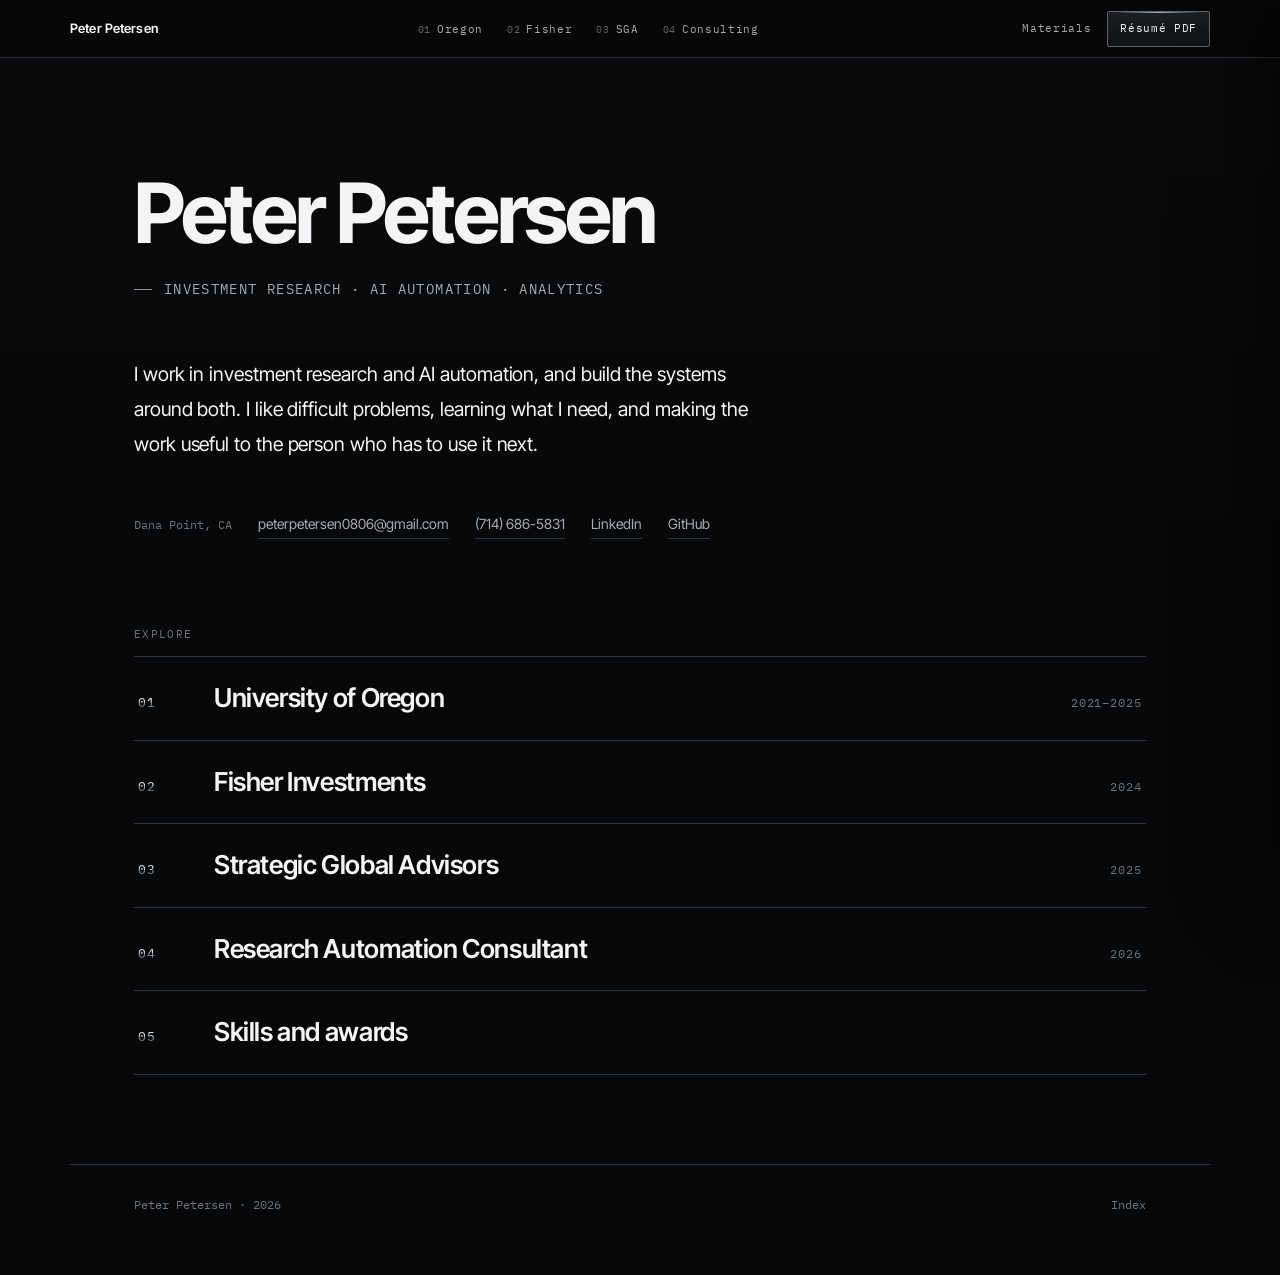
<file: site/index.html>
<!doctype html>
<html lang="en">
<head>
  <meta charset="utf-8">
  <meta name="viewport" content="width=device-width, initial-scale=1">
  <meta name="color-scheme" content="dark">
  <meta name="description" content="Investment research, AI automation, and analytics.">
  <meta property="og:title" content="Peter Petersen · Résumé &amp; Portfolio">
  <meta property="og:description" content="Investment research, AI automation, and analytics.">
  <meta property="og:type" content="website">
  <meta property="og:url" content="https://ppetersen24.github.io/portfolio/">
  <meta property="og:image" content="https://ppetersen24.github.io/portfolio/assets/images/uo-peterson-hall.jpg">
  <meta name="twitter:card" content="summary">
  <link rel="canonical" href="https://ppetersen24.github.io/portfolio/">
  <link rel="icon" href="data:image/svg+xml,%3Csvg xmlns='http://www.w3.org/2000/svg' viewBox='0 0 32 32'%3E%3Crect width='32' height='32' rx='6' fill='%23070809'/%3E%3Crect x='0' y='0' width='32' height='1' fill='%23e9ecef' opacity='.55'/%3E%3Ctext x='16' y='21.5' font-family='Helvetica,Arial,sans-serif' font-size='13' font-weight='700' letter-spacing='.5' fill='%23e9ecef' text-anchor='middle'%3EPP%3C/text%3E%3C/svg%3E">
  <title>Peter Petersen · Résumé &amp; Portfolio</title>
  <link rel="preload" href="assets/fonts/InterTight-400.ttf" as="font" type="font/ttf" crossorigin>
  <link rel="preload" href="assets/fonts/InterTight-700.ttf" as="font" type="font/ttf" crossorigin>
  <link rel="stylesheet" href="css/tokens.css?v=2.5">
  <link rel="stylesheet" href="css/base.css?v=2.5">
  <link rel="stylesheet" href="css/components.css?v=2.5">
  <link rel="stylesheet" href="css/responsive.css?v=2.5">
</head>
<body>
  <a class="skip-link" href="#main">Skip to content</a>

  <header class="site-header" id="siteHeader">
    <a class="site-header__name" href="#top" aria-label="Peter Petersen, back to top"><span class="label-full">Peter Petersen</span><span class="label-short" aria-hidden="true">PP</span></a>
    <nav class="site-nav" aria-label="Primary navigation" id="siteNav"></nav>
    <div class="site-header__actions">
      <button class="text-button nav-toggle" type="button" data-toggle-index aria-controls="siteNav" aria-expanded="false">Index</button>
      <button class="text-button" type="button" data-open-materials aria-controls="materialsDrawer" aria-expanded="false">Materials</button>
      <a class="chrome-button chrome-button--small" href="assets/docs/Peter_Petersen_Resume.pdf" download aria-label="Download résumé PDF"><span class="label-full">Résumé PDF</span><span class="label-short" aria-hidden="true">PDF</span></a>
    </div>
  </header>

  <main id="main">
    <section id="top" class="masthead" aria-labelledby="mastheadName"></section>
    <div id="chapters"></div>
    <section id="capabilities" class="resume-layer" aria-labelledby="capabilitiesTitle"></section>
  </main>

  <footer class="site-footer" id="siteFooter"></footer>

  <div class="drawer-scrim" id="drawerScrim" hidden></div>
  <aside class="materials-drawer" id="materialsDrawer" role="dialog" aria-modal="true" aria-labelledby="materialsTitle" aria-hidden="true" inert>
    <div class="materials-drawer__top">
      <div>
        <p class="micro-label">Supplementary material</p>
        <h2 id="materialsTitle">Materials</h2>
      </div>
      <button class="icon-button" type="button" data-close-materials aria-label="Close materials">×</button>
    </div>
    <div class="materials-list" id="materialsList"></div>
  </aside>

  <dialog class="artifact-dialog" id="artifactDialog" aria-labelledby="artifactDialogTitle">
    <div class="artifact-dialog__top">
      <div>
        <p class="micro-label" id="artifactDialogType">Artifact</p>
        <h2 id="artifactDialogTitle">Artifact</h2>
      </div>
      <button class="icon-button" type="button" data-close-dialog aria-label="Close artifact">×</button>
    </div>
    <div class="artifact-dialog__body" id="artifactDialogBody"></div>
  </dialog>

  <noscript>
    <div class="noscript">This site uses JavaScript to load its content and open the supplementary material.</div>
  </noscript>

  <script src="js/app.js?v=2.5" defer></script>
</body>
</html>
</file>
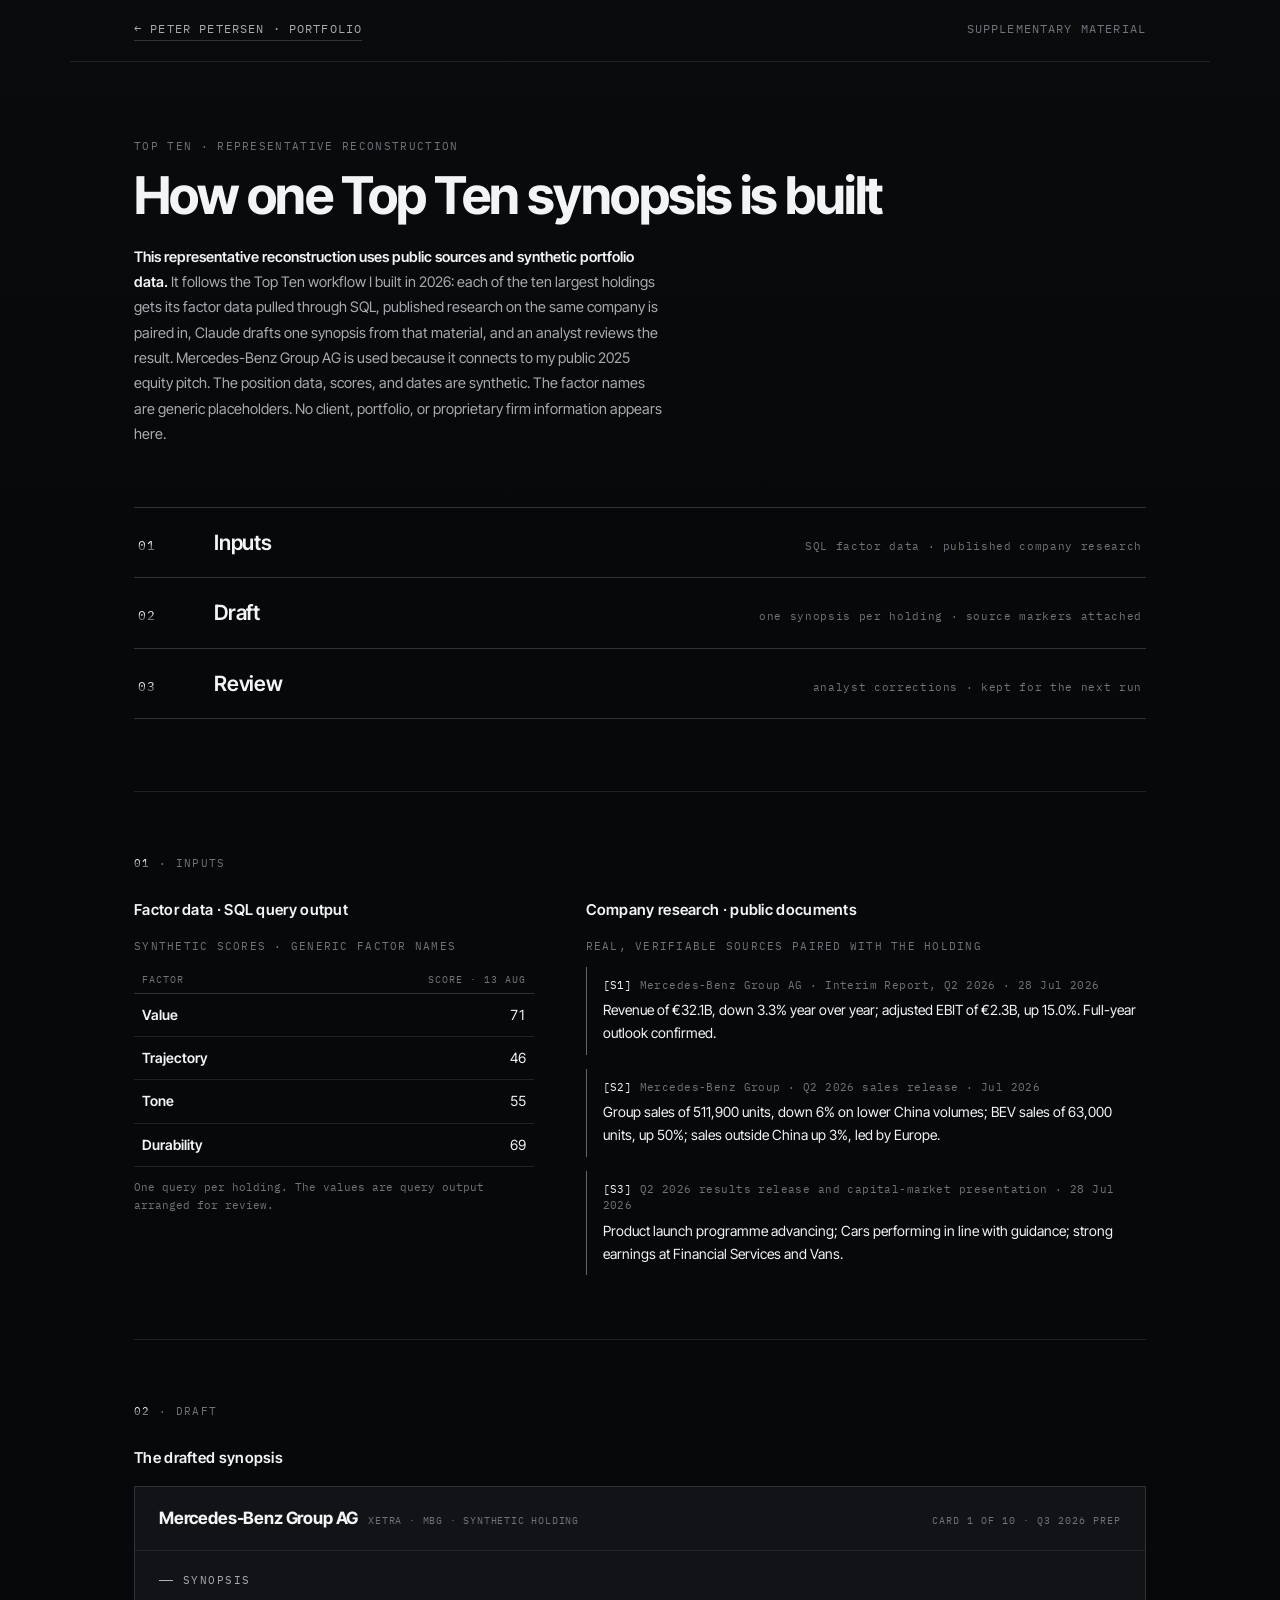
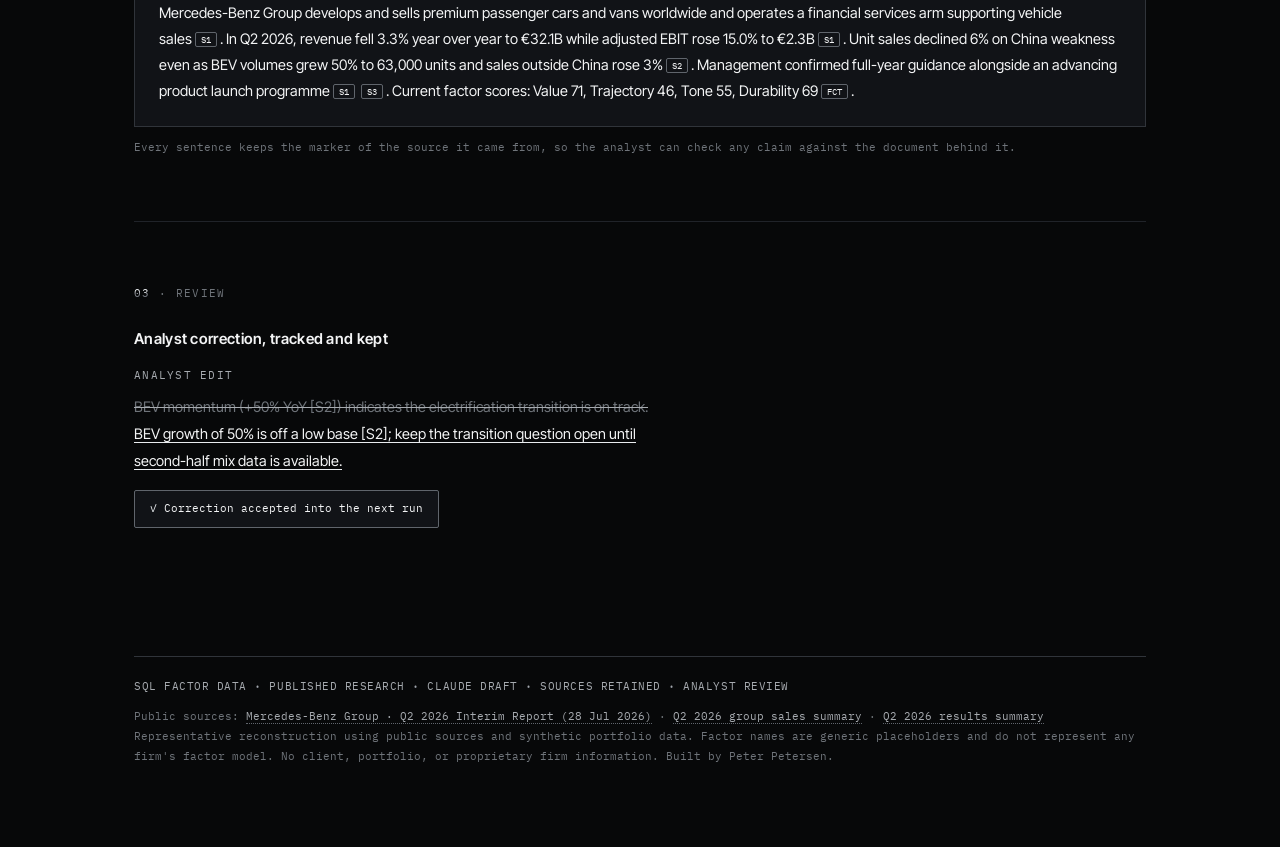
<file: site/supplementary/reconstruction.html>
<!DOCTYPE html>
<html lang="en">
<head>
<meta charset="UTF-8">
<meta name="viewport" content="width=device-width, initial-scale=1.0">
<title>Top Ten · Representative Reconstruction</title>
<link rel="icon" href="data:image/svg+xml,%3Csvg xmlns='http://www.w3.org/2000/svg' viewBox='0 0 32 32'%3E%3Crect width='32' height='32' rx='6' fill='%23070809'/%3E%3Crect x='0' y='0' width='32' height='1' fill='%23e9ecef' opacity='.55'/%3E%3Ctext x='16' y='21.5' font-family='Helvetica,Arial,sans-serif' font-size='13' font-weight='700' letter-spacing='.5' fill='%23e9ecef' text-anchor='middle'%3EPP%3C/text%3E%3C/svg%3E">
<style>
@font-face{font-family:'Inter Tight';src:url('../assets/fonts/InterTight-400.ttf') format('truetype');font-weight:400;font-style:normal;font-display:swap;}
@font-face{font-family:'Inter Tight';src:url('../assets/fonts/InterTight-600.ttf') format('truetype');font-weight:600;font-style:normal;font-display:swap;}
@font-face{font-family:'Inter Tight';src:url('../assets/fonts/InterTight-700.ttf') format('truetype');font-weight:700;font-style:normal;font-display:swap;}
@font-face{font-family:'IBM Plex Mono';src:url('../assets/fonts/PlexMono-400.ttf') format('truetype');font-weight:400;font-style:normal;font-display:swap;}
:root{
  --bg:#070809; --surface-1:#111317; --surface-2:#181b1f;
  --text-1:#f3f4f5; --text-2:#a7abb0; --text-3:#6f747a;
  --rule:#30343a; --rule-soft:#202329; --metal:#60656c; --chrome:#e9ecef;
  --chrome-grad:linear-gradient(180deg,#aeb3ba 0%,#f5f7f9 34%,#8e939b 58%,#565b62 100%);
  --sans:'Inter Tight',-apple-system,BlinkMacSystemFont,'Segoe UI',sans-serif;
  --mono:'IBM Plex Mono',ui-monospace,SFMono-Regular,Consolas,monospace;
  --max:1140px; --pad:clamp(22px,5vw,72px);
}
*{margin:0;padding:0;box-sizing:border-box;}
html{background:var(--bg);}
body{
  background:linear-gradient(180deg,#0a0b0d 0,var(--bg) 520px),var(--bg);
  font-family:var(--sans);color:var(--text-2);line-height:1.6;
  -webkit-font-smoothing:antialiased;
}
::selection{background:rgba(233,236,239,.22);color:var(--text-1);}
:focus-visible{outline:2px solid var(--chrome);outline-offset:4px;}
a{color:inherit;}

.page-top{
  display:flex;justify-content:space-between;align-items:baseline;gap:18px;
  max-width:var(--max);margin:0 auto;padding:20px var(--pad);
  border-bottom:1px solid var(--rule-soft);
}
.page-top a{
  font:400 11.5px/1.6 var(--mono);letter-spacing:.1em;text-transform:uppercase;
  color:var(--text-2);text-decoration:none;border-bottom:1px solid var(--rule);padding-bottom:2px;
  transition:color 180ms ease,border-color 180ms ease;
}
.page-top a:hover{color:var(--text-1);border-color:var(--chrome);}
.page-top span{font:400 11.5px/1.6 var(--mono);letter-spacing:.1em;text-transform:uppercase;color:var(--text-3);}

.wrap{max-width:var(--max);margin:0 auto;padding:clamp(48px,6vw,84px) var(--pad) 80px;}

.micro-label{
  color:var(--text-3);font:400 11px/1.4 var(--mono);
  letter-spacing:.12em;text-transform:uppercase;margin-bottom:14px;
}
h1{
  color:var(--text-1);font-size:clamp(30px,4.6vw,52px);
  font-weight:700;letter-spacing:-.03em;line-height:1.02;max-width:800px;
}
.recon-label{margin-top:22px;font-size:14.5px;line-height:1.75;color:var(--text-2);max-width:66ch;}
.recon-label strong{color:var(--text-1);font-weight:600;}

/* stage index: the explore-list idiom, hairline rows with chrome numerals */
.stage-index{margin:clamp(40px,5vw,60px) 0 clamp(48px,6vw,72px);}
.stage-index__row{
  display:grid;grid-template-columns:58px 1fr auto;align-items:baseline;gap:18px;
  padding:18px 4px;border-top:1px solid var(--rule);
}
.stage-index__row:last-child{border-bottom:1px solid var(--rule);}
.stage-index__num{
  font:400 13px/1 var(--mono);letter-spacing:.08em;
  background:var(--chrome-grad);-webkit-background-clip:text;background-clip:text;color:transparent;
}
.stage-index__title{color:var(--text-1);font-size:clamp(17px,1.9vw,21px);font-weight:600;letter-spacing:-.01em;}
.stage-index__meta{font:400 11px/1.6 var(--mono);color:var(--text-3);letter-spacing:.06em;text-align:right;}
@media(max-width:640px){
  .stage-index__row{grid-template-columns:44px 1fr;}
  .stage-index__meta{grid-column:2;text-align:left;}
}

/* stages: open sections separated by hairlines, no boxes */
.stage{padding:clamp(40px,5vw,64px) 0;border-top:1px solid var(--rule-soft);}
.stage-label{
  color:var(--text-3);font:400 11px/1.4 var(--mono);
  letter-spacing:.12em;text-transform:uppercase;margin-bottom:26px;
}
.stage-label b{
  font-weight:400;
  background:var(--chrome-grad);-webkit-background-clip:text;background-clip:text;color:transparent;
}
h2{
  color:var(--text-1);font-size:15px;font-weight:600;
  letter-spacing:.02em;margin-bottom:16px;
}
.split{display:grid;grid-template-columns:5fr 7fr;gap:clamp(28px,4vw,56px);}
@media(max-width:860px){.split{grid-template-columns:1fr;}}
.subhead{font:400 10.5px/1.6 var(--mono);letter-spacing:.12em;color:var(--text-3);text-transform:uppercase;margin-bottom:12px;}

/* factor table */
table{width:100%;border-collapse:collapse;font-size:14px;}
th{font:500 10px/1.4 var(--mono);letter-spacing:.1em;text-transform:uppercase;color:var(--text-3);text-align:left;padding:6px 8px;border-bottom:1px solid var(--rule);}
th.num,td.num{text-align:right;font-variant-numeric:tabular-nums;}
td{padding:10px 8px;border-bottom:1px solid var(--rule-soft);color:var(--text-1);}
td.fac{font-weight:600;}
.tbl-note{font:400 10.5px/1.7 var(--mono);color:var(--text-3);margin-top:12px;}

/* sources */
.src{border-left:1px solid var(--metal);padding:10px 0 10px 16px;margin-bottom:14px;}
.src:last-child{margin-bottom:0;}
.src .meta{font:400 10.5px/1.6 var(--mono);color:var(--text-3);letter-spacing:.04em;margin-bottom:5px;}
.src .meta b{color:var(--text-1);font-weight:500;}
.src p{font-size:14px;line-height:1.65;color:var(--text-1);}

/* the drafted synopsis: one documentary frame, 1px hairline */
.card{border:1px solid var(--rule);background:var(--surface-1);}
.card-head{
  display:flex;justify-content:space-between;align-items:baseline;gap:18px;flex-wrap:wrap;
  padding:18px 24px;border-bottom:1px solid var(--rule-soft);
}
.card-head .co{color:var(--text-1);font-size:17px;font-weight:700;letter-spacing:-.01em;}
.card-head .co span{font:400 10px/1.4 var(--mono);color:var(--text-3);font-weight:400;margin-left:10px;letter-spacing:.08em;}
.card-head .idx{font:400 10px/1.6 var(--mono);color:var(--text-3);letter-spacing:.1em;text-transform:uppercase;}
.sec{padding:22px 24px;}
.sec h3{
  display:flex;align-items:center;gap:10px;
  font:400 10.5px/1.4 var(--mono);letter-spacing:.14em;color:var(--text-2);text-transform:uppercase;margin-bottom:12px;
}
.sec h3 i{width:14px;height:1px;background:var(--chrome-grad);display:inline-block;}
.sec p{font-size:14.5px;line-height:1.8;color:var(--text-1);}
.anchor{
  font:400 9px/1 var(--mono);color:var(--text-1);
  border:1px solid var(--metal);border-radius:2px;padding:1px 5px;margin:0 3px;
  white-space:nowrap;vertical-align:8%;
}

/* review */
del{color:var(--text-3);text-decoration:line-through;text-decoration-color:var(--text-2);text-decoration-thickness:1px;}
ins{text-decoration:none;color:var(--text-1);border-bottom:1px solid var(--chrome);}
.corr-tag{font:400 10.5px/1.6 var(--mono);color:var(--text-2);letter-spacing:.12em;text-transform:uppercase;margin-bottom:10px;}
.corr-text{font-size:14.5px;line-height:1.85;color:var(--text-1);max-width:66ch;}
.accepted{
  display:inline-block;margin-top:16px;
  font:400 11px/1.6 var(--mono);color:var(--text-1);
  border:1px solid var(--metal);border-radius:2px;padding:9px 15px;background:var(--surface-1);
}
.accepted::before{content:"✓ ";color:var(--chrome);}

footer{
  margin-top:clamp(40px,5vw,64px);border-top:1px solid var(--rule);padding-top:20px;
  color:var(--text-3);font:400 10.5px/1.9 var(--mono);
}
footer a{color:var(--text-2);text-decoration:none;border-bottom:1px dotted var(--metal);}
footer a:hover{color:var(--text-1);}
.chain{color:var(--text-2);letter-spacing:.05em;margin-bottom:10px;}
.chain b{background:var(--chrome-grad);-webkit-background-clip:text;background-clip:text;color:transparent;font-weight:600;}
</style>
</head>
<body>

<header class="page-top">
  <a href="../index.html#consulting">← Peter Petersen · Portfolio</a>
  <span>Supplementary material</span>
</header>

<main class="wrap">

<p class="micro-label">Top Ten · Representative Reconstruction</p>
<h1>How one Top Ten synopsis is built</h1>
<p class="recon-label"><strong>This representative reconstruction uses public sources and synthetic portfolio data.</strong> It follows the Top Ten workflow I built in 2026: each of the ten largest holdings gets its factor data pulled through SQL, published research on the same company is paired in, Claude drafts one synopsis from that material, and an analyst reviews the result. Mercedes-Benz Group AG is used because it connects to my public 2025 equity pitch. The position data, scores, and dates are synthetic. The factor names are generic placeholders. No client, portfolio, or proprietary firm information appears here.</p>

<div class="stage-index" aria-hidden="true">
  <div class="stage-index__row">
    <span class="stage-index__num">01</span>
    <span class="stage-index__title">Inputs</span>
    <span class="stage-index__meta">SQL factor data · published company research</span>
  </div>
  <div class="stage-index__row">
    <span class="stage-index__num">02</span>
    <span class="stage-index__title">Draft</span>
    <span class="stage-index__meta">one synopsis per holding · source markers attached</span>
  </div>
  <div class="stage-index__row">
    <span class="stage-index__num">03</span>
    <span class="stage-index__title">Review</span>
    <span class="stage-index__meta">analyst corrections · kept for the next run</span>
  </div>
</div>

<!-- 01 · INPUTS -->
<section class="stage">
  <p class="stage-label"><b>01</b> · Inputs</p>
  <div class="split">
    <div>
      <h2>Factor data · SQL query output</h2>
      <div class="subhead">Synthetic scores · generic factor names</div>
      <table>
        <thead><tr><th>Factor</th><th class="num">Score · 13 Aug</th></tr></thead>
        <tbody>
          <tr><td class="fac">Value</td><td class="num">71</td></tr>
          <tr><td class="fac">Trajectory</td><td class="num">46</td></tr>
          <tr><td class="fac">Tone</td><td class="num">55</td></tr>
          <tr><td class="fac">Durability</td><td class="num">69</td></tr>
        </tbody>
      </table>
      <p class="tbl-note">One query per holding. The values are query output arranged for review.</p>
    </div>
    <div>
      <h2>Company research · public documents</h2>
      <div class="subhead">Real, verifiable sources paired with the holding</div>
      <div class="src">
        <div class="meta"><b>[S1]</b> Mercedes-Benz Group AG · Interim Report, Q2 2026 · 28 Jul 2026</div>
        <p>Revenue of €32.1B, down 3.3% year over year; adjusted EBIT of €2.3B, up 15.0%. Full-year outlook confirmed.</p>
      </div>
      <div class="src">
        <div class="meta"><b>[S2]</b> Mercedes-Benz Group · Q2 2026 sales release · Jul 2026</div>
        <p>Group sales of 511,900 units, down 6% on lower China volumes; BEV sales of 63,000 units, up 50%; sales outside China up 3%, led by Europe.</p>
      </div>
      <div class="src">
        <div class="meta"><b>[S3]</b> Q2 2026 results release and capital-market presentation · 28 Jul 2026</div>
        <p>Product launch programme advancing; Cars performing in line with guidance; strong earnings at Financial Services and Vans.</p>
      </div>
    </div>
  </div>
</section>

<!-- 02 · DRAFT -->
<section class="stage">
  <p class="stage-label"><b>02</b> · Draft</p>
  <h2>The drafted synopsis</h2>
  <div class="card">
    <div class="card-head">
      <div class="co">Mercedes-Benz Group AG<span>XETRA · MBG · SYNTHETIC HOLDING</span></div>
      <div class="idx">Card 1 of 10 · Q3 2026 prep</div>
    </div>
    <div class="sec">
      <h3><i></i>Synopsis</h3>
      <p>Mercedes-Benz Group develops and sells premium passenger cars and vans worldwide and operates a financial services arm supporting vehicle sales<span class="anchor">S1</span>. In Q2 2026, revenue fell 3.3% year over year to €32.1B while adjusted EBIT rose 15.0% to €2.3B<span class="anchor">S1</span>. Unit sales declined 6% on China weakness even as BEV volumes grew 50% to 63,000 units and sales outside China rose 3%<span class="anchor">S2</span>. Management confirmed full-year guidance alongside an advancing product launch programme<span class="anchor">S1</span><span class="anchor">S3</span>. Current factor scores: Value 71, Trajectory 46, Tone 55, Durability 69<span class="anchor">FCT</span>.</p>
    </div>
  </div>
  <p class="tbl-note">Every sentence keeps the marker of the source it came from, so the analyst can check any claim against the document behind it.</p>
</section>

<!-- 03 · REVIEW -->
<section class="stage">
  <p class="stage-label"><b>03</b> · Review</p>
  <h2>Analyst correction, tracked and kept</h2>
  <div class="corr-tag">analyst edit</div>
  <p class="corr-text"><del>BEV momentum (+50% YoY [S2]) indicates the electrification transition is on track.</del> <ins>BEV growth of 50% is off a low base [S2]; keep the transition question open until second-half mix data is available.</ins></p>
  <span class="accepted">Correction accepted into the next run</span>
</section>

<footer>
  <div class="chain">SQL FACTOR DATA <b>·</b> PUBLISHED RESEARCH <b>·</b> CLAUDE DRAFT <b>·</b> SOURCES RETAINED <b>·</b> ANALYST REVIEW</div>
  Public sources: <a href="https://group.mercedes-benz.com/investors/reports-news/interim-reports/q2-2026/" target="_blank" rel="noreferrer">Mercedes-Benz Group · Q2 2026 Interim Report (28 Jul 2026)</a> ·
  <a href="https://www.marklines.com/en/news/347347" target="_blank" rel="noreferrer">Q2 2026 group sales summary</a> ·
  <a href="https://www.marklines.com/en/news/348301" target="_blank" rel="noreferrer">Q2 2026 results summary</a><br>
  Representative reconstruction using public sources and synthetic portfolio data. Factor names are generic placeholders and do not represent any firm's factor model. No client, portfolio, or proprietary firm information. Built by Peter Petersen.
</footer>

</main>
</body>
</html>
</file>
<file: site/css/tokens.css>
@font-face {
  font-family: "Inter Tight";
  src: url("../assets/fonts/InterTight-400.ttf") format("truetype");
  font-weight: 400;
  font-style: normal;
  font-display: swap;
}
@font-face {
  font-family: "Inter Tight";
  src: url("../assets/fonts/InterTight-600.ttf") format("truetype");
  font-weight: 600;
  font-style: normal;
  font-display: swap;
}
@font-face {
  font-family: "Inter Tight";
  src: url("../assets/fonts/InterTight-700.ttf") format("truetype");
  font-weight: 700;
  font-style: normal;
  font-display: swap;
}
@font-face {
  font-family: "IBM Plex Mono";
  src: url("../assets/fonts/PlexMono-400.ttf") format("truetype");
  font-weight: 400;
  font-style: normal;
  font-display: swap;
}

:root {
  --bg: #070809;
  --surface-1: #111317;
  --surface-2: #181b1f;
  --surface-3: #20242a;
  --text-1: #f3f4f5;
  --text-2: #a7abb0;
  --text-3: #6f747a;
  --rule: #30343a;
  --rule-soft: #202329;
  --metal: #60656c;
  --chrome: #e9ecef;
  --chrome-grad: linear-gradient(180deg, #aeb3ba 0%, #f5f7f9 34%, #8e939b 58%, #565b62 100%);
  --shadow: 0 24px 80px rgba(0, 0, 0, 0.48);
  --sans: "Inter Tight", -apple-system, BlinkMacSystemFont, "Segoe UI", sans-serif;
  --mono: "IBM Plex Mono", ui-monospace, SFMono-Regular, Consolas, monospace;
  --max: 1140px;
  --pad: clamp(22px, 5vw, 72px);
  --radius: 3px;
  --measure: 62ch;
}
</file>
<file: site/css/base.css>
* { box-sizing: border-box; }
html { scroll-behavior: smooth; background: var(--bg); }
[hidden] { display: none !important; }
body {
  margin: 0;
  background:
    linear-gradient(180deg, #0a0b0d 0, var(--bg) 520px),
    var(--bg);
  color: var(--text-2);
  font-family: var(--sans);
  line-height: 1.6;
  -webkit-font-smoothing: antialiased;
}
body.drawer-open { overflow: hidden; }
button, a { font: inherit; }
a { color: inherit; }
img { max-width: 100%; }
button { color: inherit; }
::selection { background: rgba(233,236,239,.22); color: var(--text-1); }

.skip-link {
  position: fixed;
  left: 16px;
  top: 12px;
  z-index: 1000;
  transform: translateY(-180%);
  background: var(--text-1);
  color: var(--bg);
  padding: 9px 13px;
  border-radius: 2px;
}
.skip-link:focus { transform: none; }

.micro-label {
  margin: 0 0 8px;
  color: var(--text-3);
  font: 400 11px/1.4 var(--mono);
  letter-spacing: .12em;
  text-transform: uppercase;
}

.noscript {
  position: fixed;
  inset: auto 20px 20px;
  z-index: 999;
  padding: 14px 18px;
  border: 1px solid var(--rule);
  background: var(--surface-2);
  color: var(--text-1);
}

.reveal {
  opacity: 0;
  transform: translateY(8px);
  transition: opacity 420ms ease, transform 420ms ease;
}
.reveal.is-visible { opacity: 1; transform: none; }

:focus-visible {
  outline: 2px solid var(--chrome);
  outline-offset: 4px;
}
</file>
<file: site/css/components.css>
/* Header */
.site-header {
  position: sticky;
  top: 0;
  z-index: 100;
  min-height: 58px;
  display: grid;
  grid-template-columns: auto 1fr auto;
  align-items: center;
  gap: 24px;
  padding: 10px max(18px, calc((100vw - var(--max)) / 2));
  border-bottom: 1px solid rgba(48,52,58,.9);
  background: rgba(7,8,9,.86);
  backdrop-filter: blur(18px);
}
.site-header__name {
  text-decoration: none;
  color: var(--text-1);
  font: 600 13px/1 var(--sans);
  letter-spacing: .01em;
}
.site-header__name .label-short { font: 400 11px/1 var(--mono); letter-spacing: .18em; }
.site-nav { display: flex; align-items: center; justify-content: center; gap: 4px; }
.site-nav a {
  position: relative;
  display: flex;
  align-items: baseline;
  gap: 6px;
  padding: 10px 10px 9px;
  text-decoration: none;
  color: var(--text-2);
  font: 400 11px/1 var(--mono);
  letter-spacing: .06em;
  white-space: nowrap;
  transition: color 180ms ease;
}
.site-nav a::after {
  content: "";
  position: absolute;
  left: 10px; right: 10px; bottom: 0;
  height: 1px;
  background: var(--chrome);
  opacity: 0;
  transform: scaleX(.4);
  transition: opacity 180ms ease, transform 180ms ease;
}
.site-nav__index { color: var(--metal); font-size: 10px; }
.site-nav a:hover { color: var(--text-1); }
.site-nav a:hover::after { opacity: .45; transform: none; }
.site-nav a[aria-current="true"] { color: var(--text-1); }
.site-nav a[aria-current="true"]::after { opacity: 1; transform: none; }
.site-nav a[aria-current="true"] .site-nav__index { color: var(--chrome); }
.nav-toggle { display: none; }
.site-header__actions { display: flex; align-items: center; gap: 12px; }
.text-button, .icon-button {
  border: 0;
  background: transparent;
  cursor: pointer;
}
.text-button {
  padding: 8px 4px;
  color: var(--text-2);
  font: 400 11px/1 var(--mono);
  letter-spacing: .06em;
}
.text-button:hover { color: var(--text-1); }
.icon-button {
  width: 38px; height: 38px;
  display: inline-grid; place-items: center;
  border: 1px solid var(--rule);
  border-radius: 2px;
  color: var(--text-1);
  font-size: 22px;
}

/* The one strong control on the page. Everything else is a quiet text action. */
.chrome-button {
  position: relative;
  display: inline-flex;
  align-items: center;
  justify-content: center;
  gap: 10px;
  min-height: 44px;
  padding: 11px 18px;
  border: 1px solid var(--metal);
  border-radius: 2px;
  background: linear-gradient(180deg, #1b1e22, #101215);
  color: var(--text-1);
  text-decoration: none;
  font: 400 11px/1.2 var(--mono);
  letter-spacing: .06em;
  cursor: pointer;
  transition: border-color 180ms ease, background 180ms ease;
}
.chrome-button::before {
  content: "";
  position: absolute;
  left: 8%; right: 8%; top: 0;
  height: 1px;
  background: linear-gradient(90deg, transparent, rgba(233,236,239,.7), transparent);
}
.chrome-button:hover {
  border-color: var(--chrome);
  background: linear-gradient(180deg, #24282d, #111317);
}
.chrome-button--small { min-height: 36px; padding: 8px 12px; }
.label-short { display: none; }

/* Quiet text action: label, precise underline, nothing else. */
.text-action {
  display: inline-flex;
  align-items: baseline;
  gap: 8px;
  padding: 6px 0;
  border: 0;
  background: transparent;
  color: var(--text-2);
  text-decoration: none;
  font: 400 13px/1.4 var(--mono);
  cursor: pointer;
  border-bottom: 1px solid var(--rule);
  transition: color 180ms ease, border-color 180ms ease;
}
.text-action:hover, .text-action:focus-visible { color: var(--text-1); border-color: var(--chrome); }
.text-action span:last-child { color: var(--text-3); font-size: 11px; }
.text-action:hover span:last-child { color: var(--text-2); }

/* Masthead */
.masthead {
  max-width: var(--max);
  margin: 0 auto;
  padding: clamp(72px, 9vw, 128px) var(--pad) clamp(60px, 7vw, 98px);
  scroll-margin-top: 78px;
}
.masthead h1 {
  margin: 0;
  color: var(--text-1);
  font-size: clamp(44px, 6.5vw, 84px);
  line-height: .96;
  font-weight: 700;
  letter-spacing: -.04em;
}
.masthead__role {
  margin: 26px 0 0;
  color: var(--text-2);
  font: 400 clamp(12px, 1.1vw, 13.5px)/1.6 var(--mono);
  letter-spacing: .1em;
  text-transform: uppercase;
}
.masthead__role::before {
  content: "";
  display: inline-block;
  width: 18px;
  height: 1px;
  margin-right: 12px;
  vertical-align: 4px;
  background: var(--chrome-grad);
  opacity: .8;
}
.masthead__about {
  margin: clamp(36px, 4.5vw, 56px) 0 0;
  max-width: 33em;
  color: var(--text-1);
  font-size: clamp(17.5px, 1.55vw, 19.5px);
  line-height: 1.8;
  letter-spacing: -.004em;
}
.masthead__contact {
  display: flex;
  flex-wrap: wrap;
  align-items: baseline;
  gap: 12px 26px;
  margin-top: clamp(38px, 4vw, 52px);
  color: var(--text-3);
  font-size: 14px;
}
.masthead__contact a {
  color: var(--text-2);
  text-decoration: none;
  border-bottom: 1px solid var(--rule);
  padding-bottom: 2px;
  transition: color 180ms ease, border-color 180ms ease;
}
.masthead__contact a:hover { color: var(--text-1); border-color: var(--chrome); }
.masthead__contact .contact-place { font: 400 12px/1.6 var(--mono); }

/* Landing index: the explore list on the landing view. Hairline rows in the
   ledger idiom, chrome numerals, no cards. */
.landing-index {
  margin-top: clamp(56px, 7vw, 88px);
}
.landing-index .micro-label { margin-bottom: 0; padding-bottom: 14px; }
.landing-index__row {
  display: grid;
  grid-template-columns: 58px 1fr auto;
  align-items: baseline;
  gap: 18px;
  padding: 20px 4px;
  border-top: 1px solid var(--rule);
  text-decoration: none;
  color: var(--text-2);
  transition: color 180ms ease;
}
.landing-index__row:last-child { border-bottom: 1px solid var(--rule); }
.landing-index__num {
  font: 400 13px/1 var(--mono);
  letter-spacing: .08em;
  background: var(--chrome-grad);
  -webkit-background-clip: text;
  background-clip: text;
  color: transparent;
}
.landing-index__title {
  color: var(--text-1);
  font-size: clamp(19px, 2.2vw, 26px);
  font-weight: 600;
  letter-spacing: -.015em;
  border-bottom: 1px solid transparent;
  transition: border-color 180ms ease;
  justify-self: start;
}
.landing-index__meta {
  font: 400 11.5px/1.6 var(--mono);
  color: var(--text-3);
  letter-spacing: .08em;
}
.landing-index__row:hover .landing-index__title,
.landing-index__row:focus-visible .landing-index__title { border-color: var(--chrome); }

/* Chapter footer actions on each explored view: back to index, on to the next. */
.chapter-next {
  display: flex;
  justify-content: space-between;
  align-items: baseline;
  gap: 18px;
  margin-top: clamp(40px, 5vw, 64px);
  padding-top: 22px;
  border-top: 1px solid var(--rule-soft);
}

/* Chapters: one continuous record. A hairline and a chrome numeral mark each
   turn of the chronology; no boxes. */
.chapter {
  max-width: var(--max);
  margin: 0 auto;
  padding: clamp(56px, 8vw, 104px) var(--pad) clamp(56px, 8vw, 110px);
  position: relative;
  scroll-margin-top: 76px;
}
.chapter::before {
  content: "";
  position: absolute;
  top: 0;
  left: var(--pad);
  right: var(--pad);
  height: 1px;
  background: linear-gradient(90deg, rgba(233,236,239,.3), var(--rule-soft) 30%, var(--rule-soft));
}
.chapter-heading {
  display: grid;
  grid-template-columns: 96px 1fr;
  gap: 28px;
  align-items: baseline;
  margin-bottom: clamp(36px, 5vw, 54px);
}
.chapter-heading__number {
  font-size: 44px;
  line-height: 1;
  font-weight: 700;
  letter-spacing: -.06em;
  background: var(--chrome-grad);
  -webkit-background-clip: text;
  background-clip: text;
  color: transparent;
}
.chapter-heading h2 {
  margin: 0;
  color: var(--text-1);
  font-size: clamp(28px, 3.6vw, 46px);
  line-height: 1.02;
  font-weight: 700;
  letter-spacing: -.03em;
}
.chapter-heading__meta {
  margin: 12px 0 0;
  color: var(--text-3);
  font: 400 12px/1.7 var(--mono);
  letter-spacing: .04em;
}
.chapter-content { padding-left: 124px; }
.chapter-facts {
  display: flex;
  flex-wrap: wrap;
  gap: 8px 24px;
  margin: 0 0 clamp(30px, 4vw, 44px);
  color: var(--text-2);
  font: 400 12.5px/1.7 var(--mono);
}
.chapter-grid {
  display: grid;
  grid-template-columns: minmax(0, 1fr) auto;
  gap: clamp(38px, 6vw, 84px);
  align-items: start;
}
.chapter-grid--reverse {
  grid-template-columns: auto minmax(0, 1fr);
}
.chapter-grid--reverse .chapter-key { grid-column: 1; grid-row: 1; }
.chapter-grid--reverse .chapter-copy { grid-column: 2; grid-row: 1; }
.chapter-grid > *, .resume-grid > *, .system-entry > *, .context-row > * { min-width: 0; }
.chapter-narrative {
  margin: 0;
  max-width: var(--measure);
  color: var(--text-1);
  font-size: clamp(16.5px, 1.5vw, 18.5px);
  line-height: 1.8;
  letter-spacing: -.004em;
}
.chapter-narrative + .chapter-narrative { margin-top: 1.4em; }
.role-line {
  margin: 0 0 26px;
  color: var(--text-1);
  font-size: 17.5px;
  font-weight: 600;
}
.role-line span {
  display: block;
  margin-top: 7px;
  color: var(--text-3);
  font: 400 12px/1.5 var(--mono);
  letter-spacing: .04em;
}
.fact-list { list-style: none; margin: 0; padding: 0; max-width: var(--measure); }
.fact-list li {
  position: relative;
  padding: 14px 0 14px 22px;
  border-bottom: 1px solid var(--rule-soft);
  color: var(--text-1);
  font-size: 15.5px;
  line-height: 1.7;
}
.fact-list li:last-child { border-bottom: 0; }
.fact-list li::before { content: ""; position: absolute; left: 0; top: 26px; width: 10px; height: 1px; background: linear-gradient(90deg, #aeb3ba, #565b62); }
.result-statement {
  margin: 28px 0 0;
  padding-top: 24px;
  border-top: 1px solid var(--rule);
  max-width: var(--measure);
  color: var(--text-1);
  font-size: 18px;
  line-height: 1.7;
}
.artifact-actions { display: flex; flex-wrap: wrap; gap: 8px 28px; margin-top: 30px; }

/* Oregon threshold: the landscape sets the scene, quietly, in its own color. */
.scene-frame {
  display: block;
  width: 100%;
  padding: 0;
  border: 0;
  background: transparent;
  cursor: zoom-in;
  margin: 0 0 clamp(34px, 5vw, 50px);
}
.scene-frame img {
  display: block;
  width: 100%;
  height: clamp(220px, 30vw, 340px);
  object-fit: cover;
  box-shadow: inset 0 1px 0 rgba(233,236,239,.14);
}
.scene-frame figcaption, .frame-caption {
  display: block;
  margin-top: 10px;
  color: var(--text-3);
  font: 400 11.5px/1.6 var(--mono);
  text-align: left;
}

/* Photographs: clean documentary frames. Scale and crop vary by chapter;
   the treatment (plain frame, hairline highlight) is shared. */
.chapter-key { position: relative; }
.chapter-key__button {
  display: inline-block;
  max-width: 100%;
  padding: 0;
  border: 0;
  background: transparent;
  color: inherit;
  cursor: zoom-in;
  text-align: left;
}
.chapter-key__frame {
  display: block;
  position: relative;
  overflow: hidden;
}
.chapter-key__frame::after {
  content: "";
  position: absolute;
  inset: 0;
  box-shadow: inset 0 0 0 1px rgba(233,236,239,.1);
  pointer-events: none;
}
.chapter-key__frame img {
  display: block;
  width: 100%;
  height: 100%;
  object-fit: cover;
  object-position: 50% 50%;
  transition: transform 300ms ease;
}
.chapter-key__button:hover img, .chapter-key__button:focus-visible img { transform: scale(1.015); }
.chapter-key--uo .chapter-key__frame { width: clamp(250px, 24vw, 330px); aspect-ratio: 4 / 5; }
.chapter-key--fisher .chapter-key__frame { width: clamp(220px, 20vw, 270px); aspect-ratio: 3 / 4.4; }
.chapter-key--sga .chapter-key__frame { width: clamp(260px, 24vw, 340px); aspect-ratio: 4 / 5; }
.chapter-key .frame-caption { max-width: 330px; }
.chapter-key__zoom {
  position: absolute;
  z-index: 2;
  top: 12px; right: 12px;
  padding: 4px 8px;
  border: 1px solid var(--rule);
  border-radius: 2px;
  background: rgba(7,8,9,.72);
  color: var(--text-2);
  font: 400 10px/1 var(--mono);
  letter-spacing: .06em;
  opacity: 0;
  transition: opacity 180ms ease, color 180ms ease, border-color 180ms ease;
}
.chapter-key__button:hover .chapter-key__zoom,
.chapter-key__button:focus-visible .chapter-key__zoom {
  opacity: 1;
  color: var(--text-1);
  border-color: var(--chrome);
}

/* Fisher: presence and result are two kinds of evidence. The leaderboard is a
   small inline record beside the result, still one click from the full frame. */
.inline-record {
  display: inline-block;
  margin-top: 22px;
  padding: 0;
  border: 0;
  background: transparent;
  cursor: zoom-in;
  text-align: left;
}
.inline-record img {
  display: block;
  width: min(100%, 300px);
  height: auto;
  box-shadow: inset 0 0 0 1px rgba(233,236,239,.1);
}
.inline-record .frame-caption { margin-top: 8px; }

.context-rows { margin-top: clamp(38px, 5vw, 54px); border-top: 1px solid var(--rule); max-width: var(--measure); }
.context-row { display: grid; grid-template-columns: minmax(200px, 260px) 1fr; gap: 28px; padding: 20px 0; border-bottom: 1px solid var(--rule-soft); }
.context-row:last-child { border-bottom: 0; }
.context-row h3 { margin: 0; color: var(--text-1); font-size: 15px; font-weight: 600; }
.context-row h3 span { display: block; margin-top: 5px; color: var(--text-3); font: 400 11.5px/1.5 var(--mono); letter-spacing: .02em; }
.context-row p { margin: 0; color: var(--text-2); font-size: 14.5px; line-height: 1.7; }
.graduation-line { margin: clamp(38px, 5vw, 52px) 0 0; color: var(--text-2); font: 400 12.5px/1.5 var(--mono); letter-spacing: .1em; text-transform: uppercase; }
.graduation-line strong { color: var(--text-1); font-weight: 400; }

/* Consulting systems: a work ledger, not a product-card grid. */
.system-ledger {
  margin-top: clamp(34px, 4.5vw, 48px);
  border-top: 1px solid var(--rule);
}
.system-entry {
  display: grid;
  grid-template-columns: 48px minmax(230px, .8fr) minmax(0, 1.35fr);
  gap: clamp(22px, 3vw, 38px);
  align-items: start;
  padding: 24px 0 26px;
  border-bottom: 1px solid var(--rule-soft);
}
.system-entry__index {
  padding-top: 2px;
  color: var(--metal);
  font: 400 11px/1.5 var(--mono);
  letter-spacing: .08em;
}
.system-entry__name strong {
  display: block;
  color: var(--text-1);
  font-size: 15.5px;
  font-weight: 600;
}
.system-flow {
  display: block;
  margin: 8px 0 0;
  color: var(--text-3);
  font: 400 11px/1.7 var(--mono);
  letter-spacing: .02em;
}
.system-flow:empty { display: none; }
.system-entry > p {
  margin: 0;
  color: var(--text-2);
  font-size: 14.5px;
  line-height: 1.75;
}

/* System summaries dialog */

/* Reference: tools stated, not performed. */
.resume-layer {
  max-width: var(--max);
  margin: 0 auto;
  padding: clamp(56px, 8vw, 104px) var(--pad) clamp(64px, 8vw, 110px);
  position: relative;
  scroll-margin-top: 76px;
}
.resume-layer::before {
  content: "";
  position: absolute;
  top: 0;
  left: var(--pad);
  right: var(--pad);
  height: 1px;
  background: linear-gradient(90deg, rgba(233,236,239,.3), var(--rule-soft) 30%, var(--rule-soft));
}
.resume-layer h2 { margin: 0; color: var(--text-1); font-size: clamp(26px, 3.2vw, 38px); line-height: 1.05; font-weight: 700; letter-spacing: -.03em; }
.reference-body { padding-left: 124px; }
.skill-rows { margin-top: clamp(30px, 4vw, 42px); border-top: 1px solid var(--rule); }
.skill-row { display: grid; grid-template-columns: minmax(140px, 200px) 1fr; gap: 28px; padding: 18px 0; border-bottom: 1px solid var(--rule-soft); }
.skill-row h3 { margin: 0; color: var(--text-3); font: 400 12px/1.7 var(--mono); letter-spacing: .08em; text-transform: uppercase; }
.skill-row p { margin: 0; color: var(--text-1); font-size: 15px; line-height: 1.8; }
.awards-block { margin-top: clamp(38px, 5vw, 54px); }
.plain-list { list-style: none; margin: 0; padding: 0; max-width: var(--measure); }
.plain-list li { padding: 12px 0; border-bottom: 1px solid var(--rule-soft); color: var(--text-1); font-size: 15px; line-height: 1.6; }
.plain-list li:last-child { border-bottom: 0; }
.section-label { margin: 0 0 10px; color: var(--text-3); font: 400 11.5px/1.4 var(--mono); letter-spacing: .1em; text-transform: uppercase; }
.section-label::before {
  content: "";
  display: inline-block;
  width: 14px; height: 1px;
  margin-right: 9px;
  vertical-align: 3px;
  background: var(--chrome-grad);
}

/* Closing strip: reachable, working, continuing. */
.closing-strip {
  margin-top: clamp(48px, 6vw, 72px);
  padding-top: clamp(28px, 4vw, 40px);
  border-top: 1px solid var(--rule);
  display: flex;
  flex-wrap: wrap;
  align-items: center;
  justify-content: space-between;
  gap: 20px 32px;
}
.closing-strip__contact { display: flex; flex-wrap: wrap; align-items: baseline; gap: 10px 24px; color: var(--text-3); font-size: 14px; }
.closing-strip__contact a { color: var(--text-2); text-decoration: none; border-bottom: 1px solid var(--rule); padding-bottom: 2px; transition: color 180ms ease, border-color 180ms ease; }
.closing-strip__contact a:hover { color: var(--text-1); border-color: var(--chrome); }
.closing-strip__actions { display: flex; flex-wrap: wrap; align-items: center; gap: 12px 24px; }

/* Drawer */
.drawer-scrim { position: fixed; inset: 0; z-index: 180; background: rgba(0,0,0,.65); backdrop-filter: blur(4px); }
.materials-drawer {
  position: fixed;
  z-index: 190;
  top: 0; right: 0; bottom: 0;
  width: min(430px, 92vw);
  padding: 28px 32px;
  border-left: 1px solid var(--rule);
  background: rgba(13,14,17,.98);
  box-shadow: -30px 0 80px rgba(0,0,0,.45);
  transform: translateX(102%);
  transition: transform 240ms ease;
  overflow-y: auto;
}
.materials-drawer[aria-hidden="false"] { transform: none; }
.materials-drawer__top { display: flex; justify-content: space-between; align-items: start; gap: 20px; padding-bottom: 22px; border-bottom: 1px solid var(--rule); }
.materials-drawer h2 { margin: 0; color: var(--text-1); font-size: 28px; font-weight: 700; letter-spacing: -.02em; }
.materials-list { display: block; margin-top: 8px; }
.material-button {
  display: flex;
  width: 100%;
  align-items: baseline;
  justify-content: space-between;
  gap: 16px;
  min-height: 52px;
  padding: 16px 2px;
  border: 0;
  border-bottom: 1px solid var(--rule-soft);
  background: transparent;
  color: var(--text-1);
  text-decoration: none;
  text-align: left;
  font-size: 15px;
  cursor: pointer;
  transition: color 180ms ease;
}
.material-button span:last-child { color: var(--text-3); font: 400 11.5px/1.4 var(--mono); }
.material-button:hover { color: var(--chrome); }
.material-button:hover span:last-child { color: var(--text-2); }

/* Dialog */
.artifact-dialog {
  width: min(1080px, calc(100vw - 34px));
  max-height: calc(100vh - 34px);
  padding: 0;
  border: 1px solid var(--rule);
  border-radius: var(--radius);
  background: var(--surface-1);
  color: var(--text-2);
  box-shadow: var(--shadow);
}
.artifact-dialog::backdrop { background: rgba(0,0,0,.78); backdrop-filter: blur(7px); }
.artifact-dialog__top { position: sticky; top: 0; z-index: 2; display: flex; justify-content: space-between; align-items: start; gap: 20px; padding: 22px 24px; border-bottom: 1px solid var(--rule); background: rgba(17,19,23,.96); }
.artifact-dialog h2 { margin: 0; color: var(--text-1); font-size: 22px; font-weight: 600; }
.artifact-dialog__body { padding: 24px; }
.artifact-dialog__body img { width: auto; max-width: 100%; max-height: calc(100vh - 190px); object-fit: contain; display: block; margin: 0 auto; background: var(--bg); }
.dialog-caption { margin: 14px 0 0; color: var(--text-3); font: 400 11.5px/1.6 var(--mono); }

/* Footer */
.site-footer {
  max-width: var(--max);
  margin: 0 auto;
  padding: 30px var(--pad) 60px;
  border-top: 1px solid var(--rule);
  display: flex;
  justify-content: space-between;
  gap: 24px;
  color: var(--text-3);
  font: 400 11.5px/1.7 var(--mono);
}
.site-footer a { text-decoration: none; }
.site-footer a:hover { color: var(--text-1); }
</file>
<file: site/css/responsive.css>
@media (max-width: 980px) {
  /* The nav goes out of flow below this width, so the header switches to flex
     rather than leaving an empty grid track that the actions stretch into. */
  .site-header { display: flex; align-items: center; justify-content: space-between; }
  .site-header__actions { flex: 0 0 auto; }
  .nav-toggle { display: inline-block; }
  .nav-toggle[aria-expanded="true"] { color: var(--text-1); }
  .site-nav {
    position: absolute;
    left: 0; right: 0; top: 100%;
    z-index: 99;
    display: none;
    flex-direction: column;
    align-items: stretch;
    gap: 0;
    padding: 6px max(14px, calc((100vw - var(--max)) / 2)) 14px;
    border-bottom: 1px solid var(--rule);
    background: rgba(7,8,9,.97);
    backdrop-filter: blur(18px);
  }
  .site-header[data-index-open="true"] .site-nav { display: flex; }
  .site-nav a {
    padding: 15px 2px;
    gap: 12px;
    border-bottom: 1px solid rgba(48,52,58,.7);
    font-size: 12px;
  }
  .site-nav a:last-child { border-bottom: 0; }
  .site-nav a::after { left: 2px; right: auto; width: 22px; bottom: 8px; }

  .chapter-content, .reference-body { padding-left: 0; }
  .chapter-heading { grid-template-columns: 64px 1fr; gap: 20px; }
  .chapter-heading__number { font-size: 34px; }
  .chapter-grid,
  .chapter-grid--reverse { grid-template-columns: 1fr; gap: 40px; }
  .chapter-grid--reverse .chapter-copy { grid-column: 1; grid-row: 1; }
  .chapter-grid--reverse .chapter-key { grid-column: 1; grid-row: 2; }
  .chapter-key--uo .chapter-key__frame,
  .chapter-key--sga .chapter-key__frame { width: min(100%, 340px); }
  .chapter-key--fisher .chapter-key__frame { width: min(100%, 280px); }
  .system-entry {
    grid-template-columns: 40px minmax(0, 1fr);
    gap: 10px 18px;
  }
  .system-entry > p { grid-column: 2; }
  .context-row { grid-template-columns: 1fr; gap: 8px; }
}

@media (max-width: 720px) {
  :root { --pad: 22px; }
  .site-header { gap: 12px; padding: 9px 14px; }
  .site-header__name .label-full { display: none; }
  .site-header__name .label-short { display: inline; }
  .site-header__actions .chrome-button { padding: 8px 10px; }
  .site-header__actions .chrome-button .label-full { display: none; }
  .site-header__actions .chrome-button .label-short { display: inline; }

  .masthead { padding-top: 72px; padding-bottom: 52px; }
  .masthead h1 { font-size: clamp(42px, 13vw, 62px); }
  .masthead__about { font-size: 16.5px; line-height: 1.75; }
  .masthead__contact {
    display: grid;
    grid-template-columns: repeat(2, minmax(0, max-content));
    align-items: baseline;
    gap: 12px 24px;
  }
  .masthead__contact .contact-place,
  .masthead__contact .contact-email { grid-column: 1 / -1; }

  .chapter { padding-top: 48px; padding-bottom: 52px; }
  .chapter-heading { grid-template-columns: 1fr; gap: 10px; }
  .chapter-heading__number { font-size: 30px; }
  .chapter-facts { display: grid; gap: 7px; margin-bottom: 28px; }
  .chapter-narrative { font-size: 16px; line-height: 1.75; }
  .scene-frame img { height: clamp(180px, 42vw, 240px); }
  .chapter-key--uo .chapter-key__frame,
  .chapter-key--sga .chapter-key__frame,
  .chapter-key--fisher .chapter-key__frame { width: min(100%, 300px); }
  .inline-record img { width: min(100%, 300px); }
  .artifact-actions { gap: 4px 22px; }
  .text-action { min-height: 44px; align-items: center; }
  .system-entry { padding: 22px 0 24px; }
  .system-entry > p { font-size: 14.5px; }
  .skill-row { grid-template-columns: 1fr; gap: 6px; padding: 18px 0 20px; }
  .skill-row h3 { font-size: 11px; }
  .skill-row p { line-height: 1.7; }

  .closing-strip { flex-direction: column; align-items: flex-start; }
  .site-footer { flex-direction: column; }
  .artifact-dialog__body { padding: 14px; }
  .materials-drawer { padding: 22px 20px; }
}

@media (prefers-reduced-motion: reduce) {
  html { scroll-behavior: auto; }
  *, *::before, *::after { transition-duration: .01ms !important; animation-duration: .01ms !important; animation-iteration-count: 1 !important; }
  .reveal { opacity: 1; transform: none; }
  .chapter-key__button:hover img { transform: none; }
}

@media print {
  .site-header, .materials-drawer, .drawer-scrim, .artifact-dialog, .artifact-actions, .closing-strip__actions { display: none !important; }
  body { background: white; color: black; }
  .chapter { break-inside: avoid; }
}
</file>
